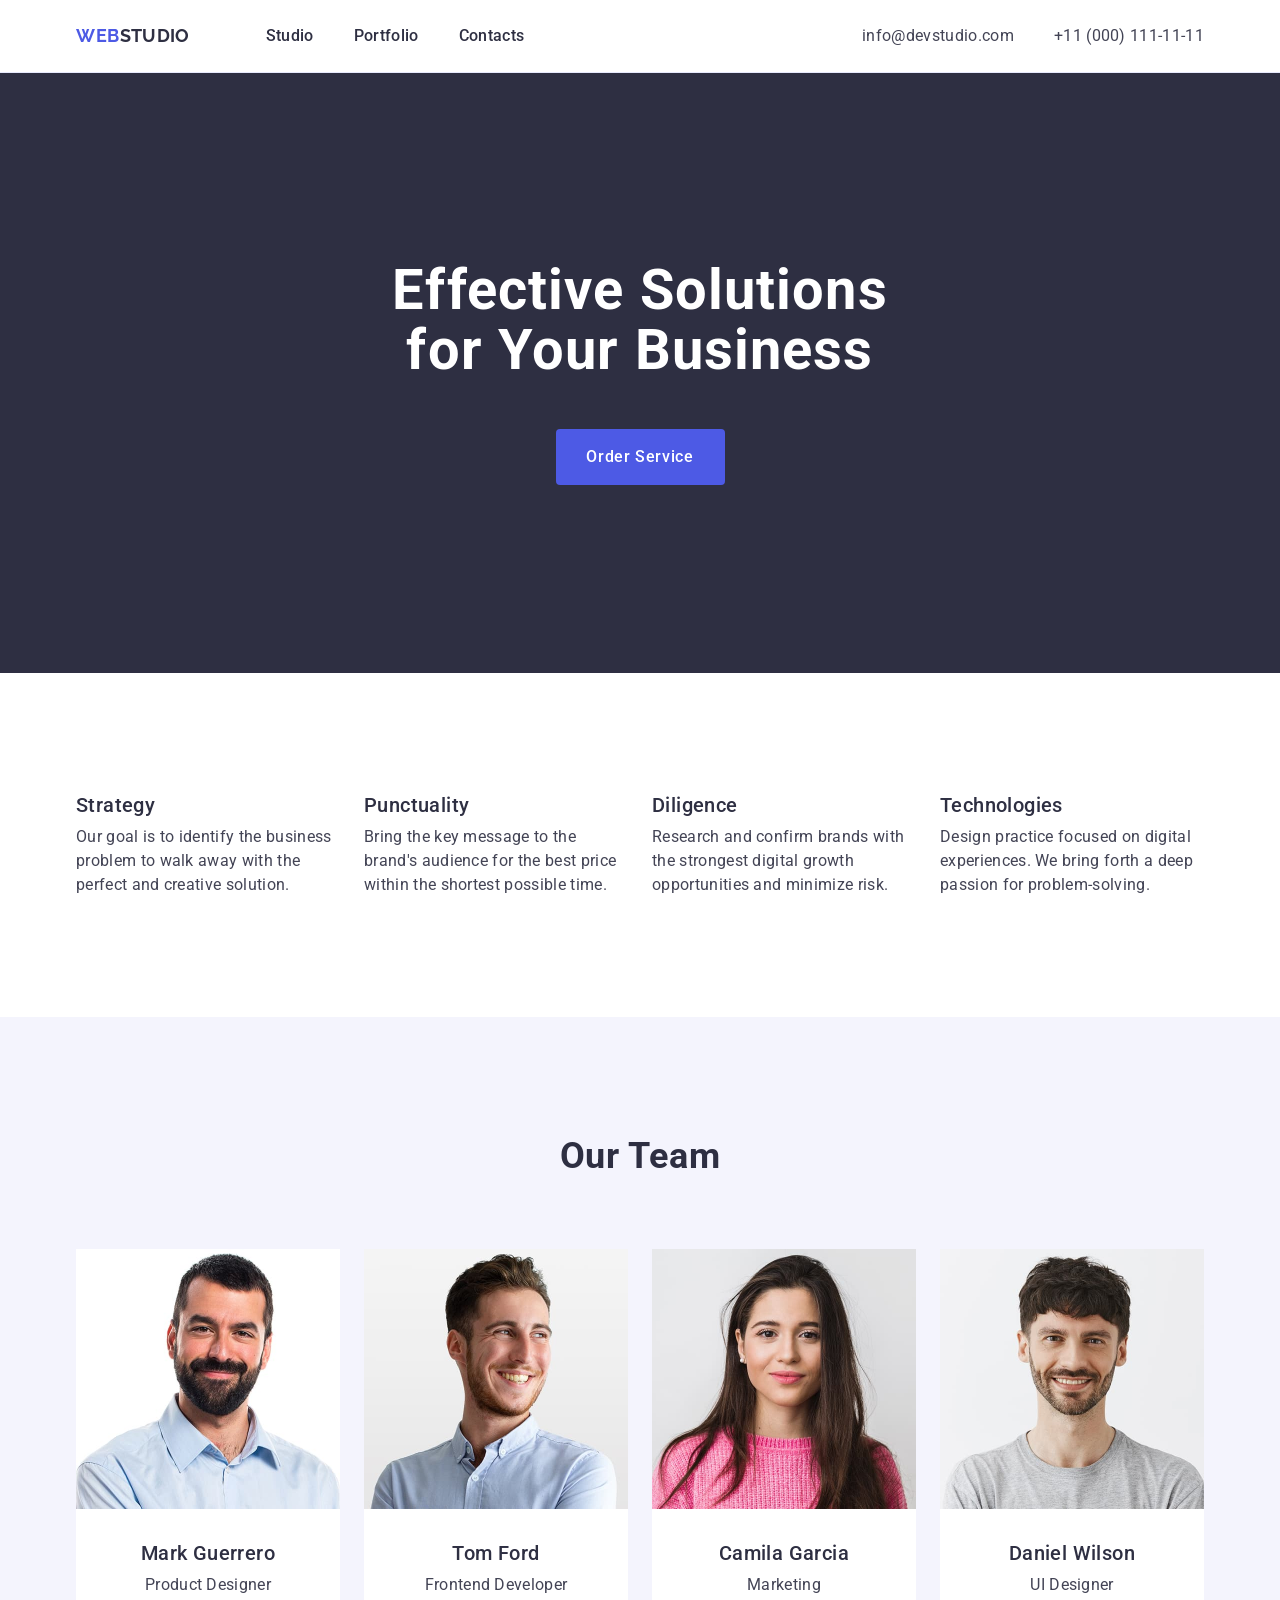
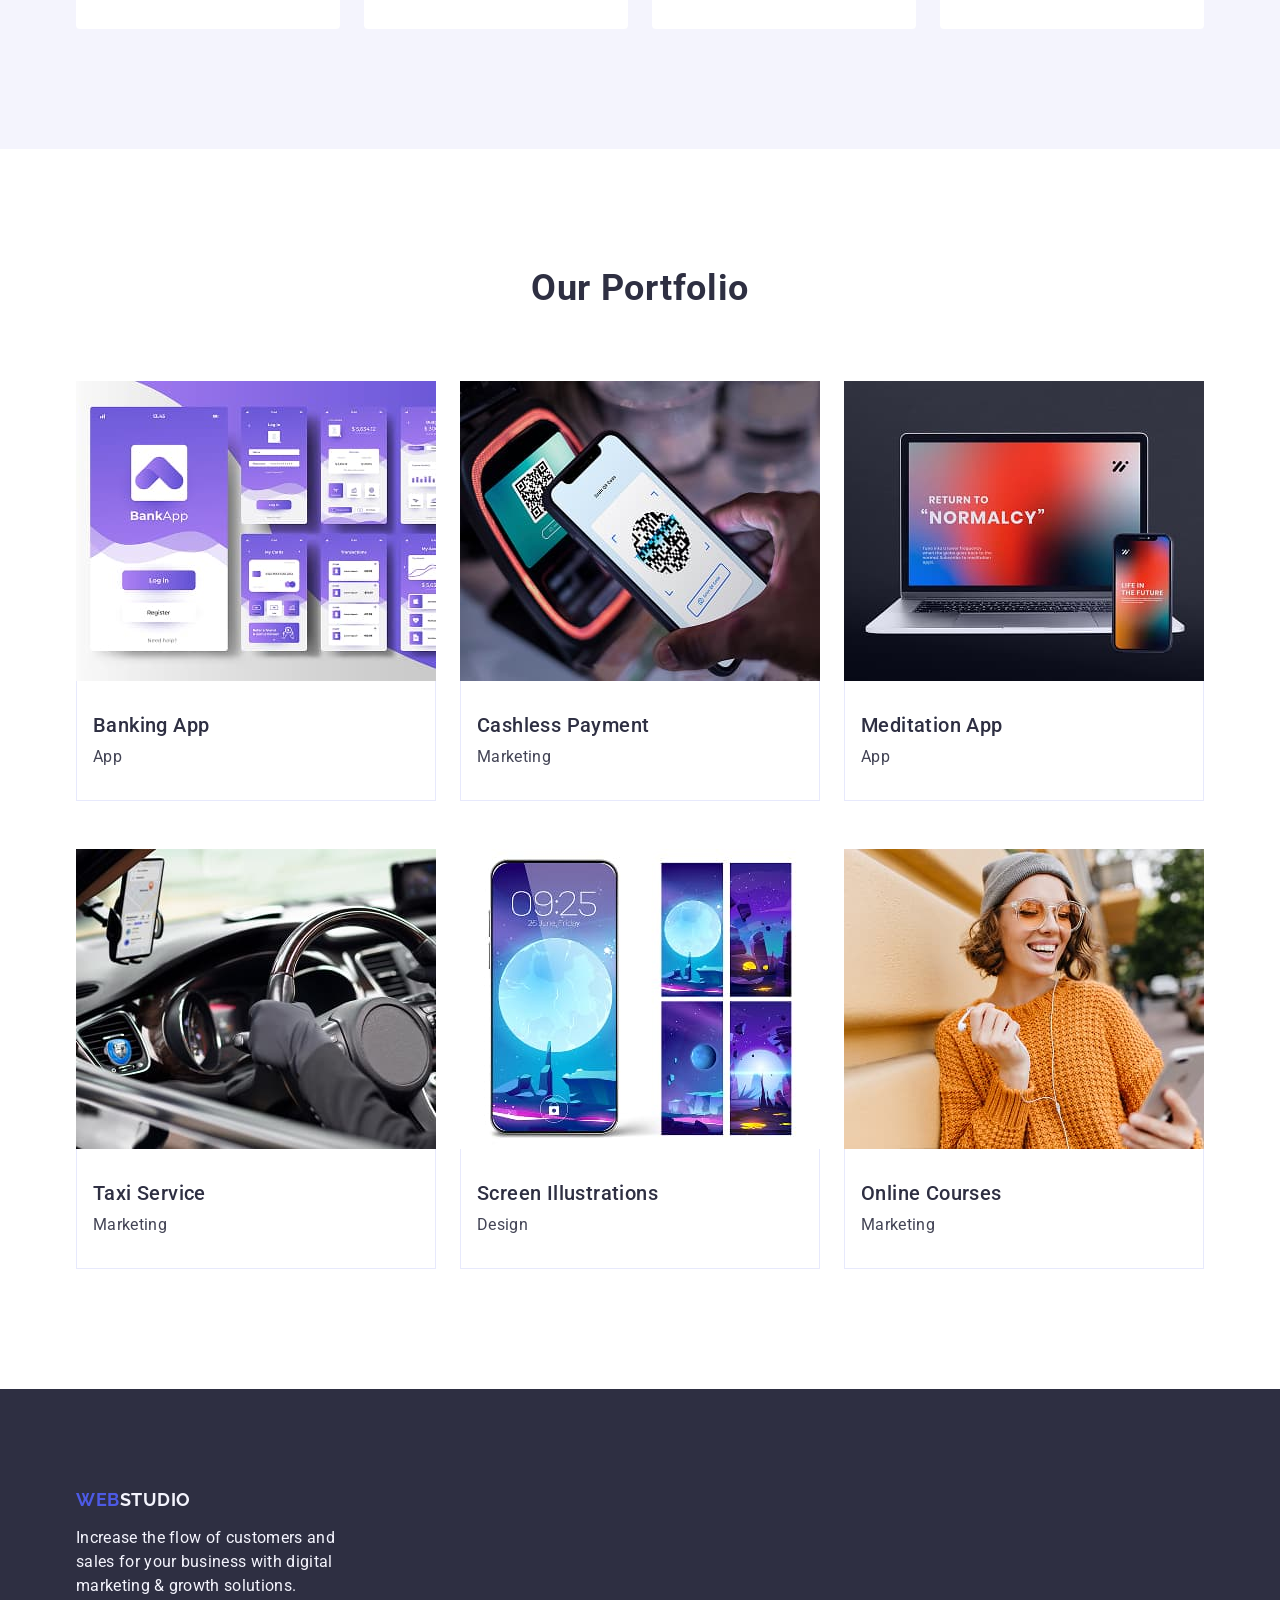
<file: index.html>
<!DOCTYPE html>
<html lang="en">
<head>
    <meta charset="UTF-8">
    <meta name="viewport" content="width=device-width, initial-scale=1.0">
    <title>WebStudio</title>
<link rel="preconnect" href="https://fonts.googleapis.com">
<link rel="preconnect" href="https://fonts.gstatic.com" crossorigin>
<link href="https://fonts.googleapis.com/css2?family=Raleway:wght@700&family=Roboto:wght@100..900&display=swap"
    rel="stylesheet">
<link rel="stylesheet" href="https://cdnjs.cloudflare.com/ajax/libs/modern-normalize/3.0.1/modern-normalize.min.css"
    integrity="sha512-q6WgHqiHlKyOqslT/lgBgodhd03Wp4BEqKeW6nNtlOY4quzyG3VoQKFrieaCeSnuVseNKRGpGeDU3qPmabCANg=="
    crossorigin="anonymous" referrerpolicy="no-referrer" />
    <link rel="stylesheet" href="./css/styles.css">
</head>
<body>
    
    
        <header class="header">
            <div class="container">
        <nav class="header-navigation">
            <a class="header-logo" href="./index.html">Web<span class="logo-header-studio">Studio</span></a>
            <ul class="header-links">
                <li>
                    <a class="header-link-studio" href="./index.html">Studio</a>
                </li>
                <li>
                    <a class="header-link-studio" href="">Portfolio</a>
                </li>
                <li>
                    <a class="header-link-studio" href="">Contacts</a>
                </li>
            </ul>
        </nav>
        <address >
        <ul class="contacts">
            <li>
                <a class="contacts-lits" href="mailto:info@devstudio.com">info@devstudio.com</a>
            </li>
            <li>
                <a class="contacts-lits" href="tel:+110001111111">+11 (000) 111-11-11</a>
            </li>
        </ul>
        </address>
        </div>
    </header>
    <main>

       
        <section class="section hero">
            <div class="container">
            <h1 class="hero-title">Effective Solutions
            for Your Business</h1>
            <button class="hero-button" type="button">Order Service</button>
            </div>
        </section>
        

       
        <section class="section philosophy">
            <div class="container">
            <h2 class="visually-hidden">Our philosophy</h2>
            <ul class="philosophy-list">
                <li class="philosophy-column">
                    <h3 class="philosophy-subtitle">Strategy</h3>
                    <p class="philosophy-text">Our goal is to identify the business
                    problem to walk away with the perfect and creative solution.</p>
                </li>
                <li class="philosophy-column">
                    <h3 class="philosophy-subtitle">Punctuality</h3>
                    <p class="philosophy-text">Bring the key message to the brand's audience for the best price within the shortest possible time.</p>
                </li>
                <li class="philosophy-column">
                    <h3 class="philosophy-subtitle">Diligence</h3>
                    <p class="philosophy-text">Research and confirm brands with the strongest digital growth opportunities and minimize risk.</p>
                </li>
                <li class="philosophy-column">
                    <h3 class="philosophy-subtitle">Technologies</h3>
                    <p class="philosophy-text">Design practice focused on digital experiences. We bring forth a deep passion for problem-solving.</p>
                </li>
            </ul>
            </div>
        </section>
        

        
        <section class="section team">
            <div class="container">
            <h2 class="team-title">Our Team</h2>
            <ul class="team-list">
                <li class="team-photo">
                    <img class="photo" src="./images/1_img.jpg" width="264" height="260" alt="Photo Mark Guerrero">
                    <div class="team-name">
                    <h3 class="team-subtitle">Mark Guerrero</h3>
                    <p class="team-text">Product Designer</p>
                    </div>
                </li>
                <li class="team-photo">
                    <img class="photo" src="./images/2_img.jpg" width="264" height="260" alt="Photo Tom Ford">
                    <div class="team-name">
                    <h3 class="team-subtitle">Tom Ford</h3>
                    <p class="team-text">Frontend Developer</p>
                    </div>
                </li>
                <li class="team-photo">
                    <img class="photo" src="./images/3_img.jpg" width="264" height="260" alt="Photo Camila Garcia">
                    <div class="team-name">
                    <h3 class="team-subtitle">Camila Garcia</h3>
                    <p class="team-text">Marketing</p>
                    </div>
                </li>
                <li class="team-photo">
                    <img class="photo" src="./images/4_img.jpg" width="264" height="260" alt="Photo Daniel Wilson">
                    <div class="team-name">
                    <h3 class="team-subtitle">Daniel Wilson</h3>
                    <p class="team-text">UI Designer</p>
                    </div>
                </li>
            </ul>
            </div>
        </section>

        
        <section class="section portfolio">
            <div class="container">
            <h2 class="portfolio-title">Our Portfolio</h2>
            <ul class="portfolio-list">
                <li class="portfolio-item">
                    <img src="./images/img_portfolio_1.jpg" width="360" height="300" alt="App windows">
                    <div class="portfolio-name">
                    <h3 class="portfolio-subtitle">Banking App</h3>
                    <p class="portfolio-text">App</p>
                    </div>
                </li>
                <li class="portfolio-item">
                    <img src="./images/img_portfolio_2.jpg" width="360" height="300" alt="Reading QR code">
                    <div class="portfolio-name">
                    <h3 class="portfolio-subtitle">Cashless Payment</h3>
                    <p class="portfolio-text">Marketing</p>
                    </div>
                </li>
                <li class="portfolio-item">
                    <img src="./images/img_portfolio_3.jpg" width="360" height="300" alt="Laptop and phone photo">
                    <div class="portfolio-name">
                    <h3 class="portfolio-subtitle">Meditation App</h3>
                    <p class="portfolio-text">App</p>
                    </div>
                </li>
                <li class="portfolio-item">
                    <img src="./images/img_portfolio_4.jpg" width="360" height="300" alt="Driving car">
                    <div class="portfolio-name">
                    <h3 class="portfolio-subtitle">Taxi Service</h3>
                    <p class="portfolio-text">Marketing</p>
                    </div>
                </li>
                <li class="portfolio-item">
                    <img src="./images/img_portfolio_5.jpg" width="360" height="300" alt="Mobile phone screens">
                    <div class="portfolio-name">
                    <h3 class="portfolio-subtitle">Screen Illustrations</h3>
                    <p class="portfolio-text">Design</p>
                    </div>
                </li>
                <li class="portfolio-item">
                    <img src="./images/img_portfolio_6.jpg" width="360" height="300" alt="Girl in glasses">
                    <div class="portfolio-name">
                    <h3 class="portfolio-subtitle">Online Courses</h3>
                    <p class="portfolio-text">Marketing</p>
                    </div>
                </li>
            </ul>
            </div>
        </section>
    </main>

    <footer class="footer">
        <div class="container">
        <a class="footer-logo" href="./index.html">Web<span class="logo-studio">Studio</span></a>
        <p class="footer-text">Increase the flow of customers and sales for your business with digital marketing & growth solutions.</p>
    </div>
    </footer>

</body>
</html>
</file>
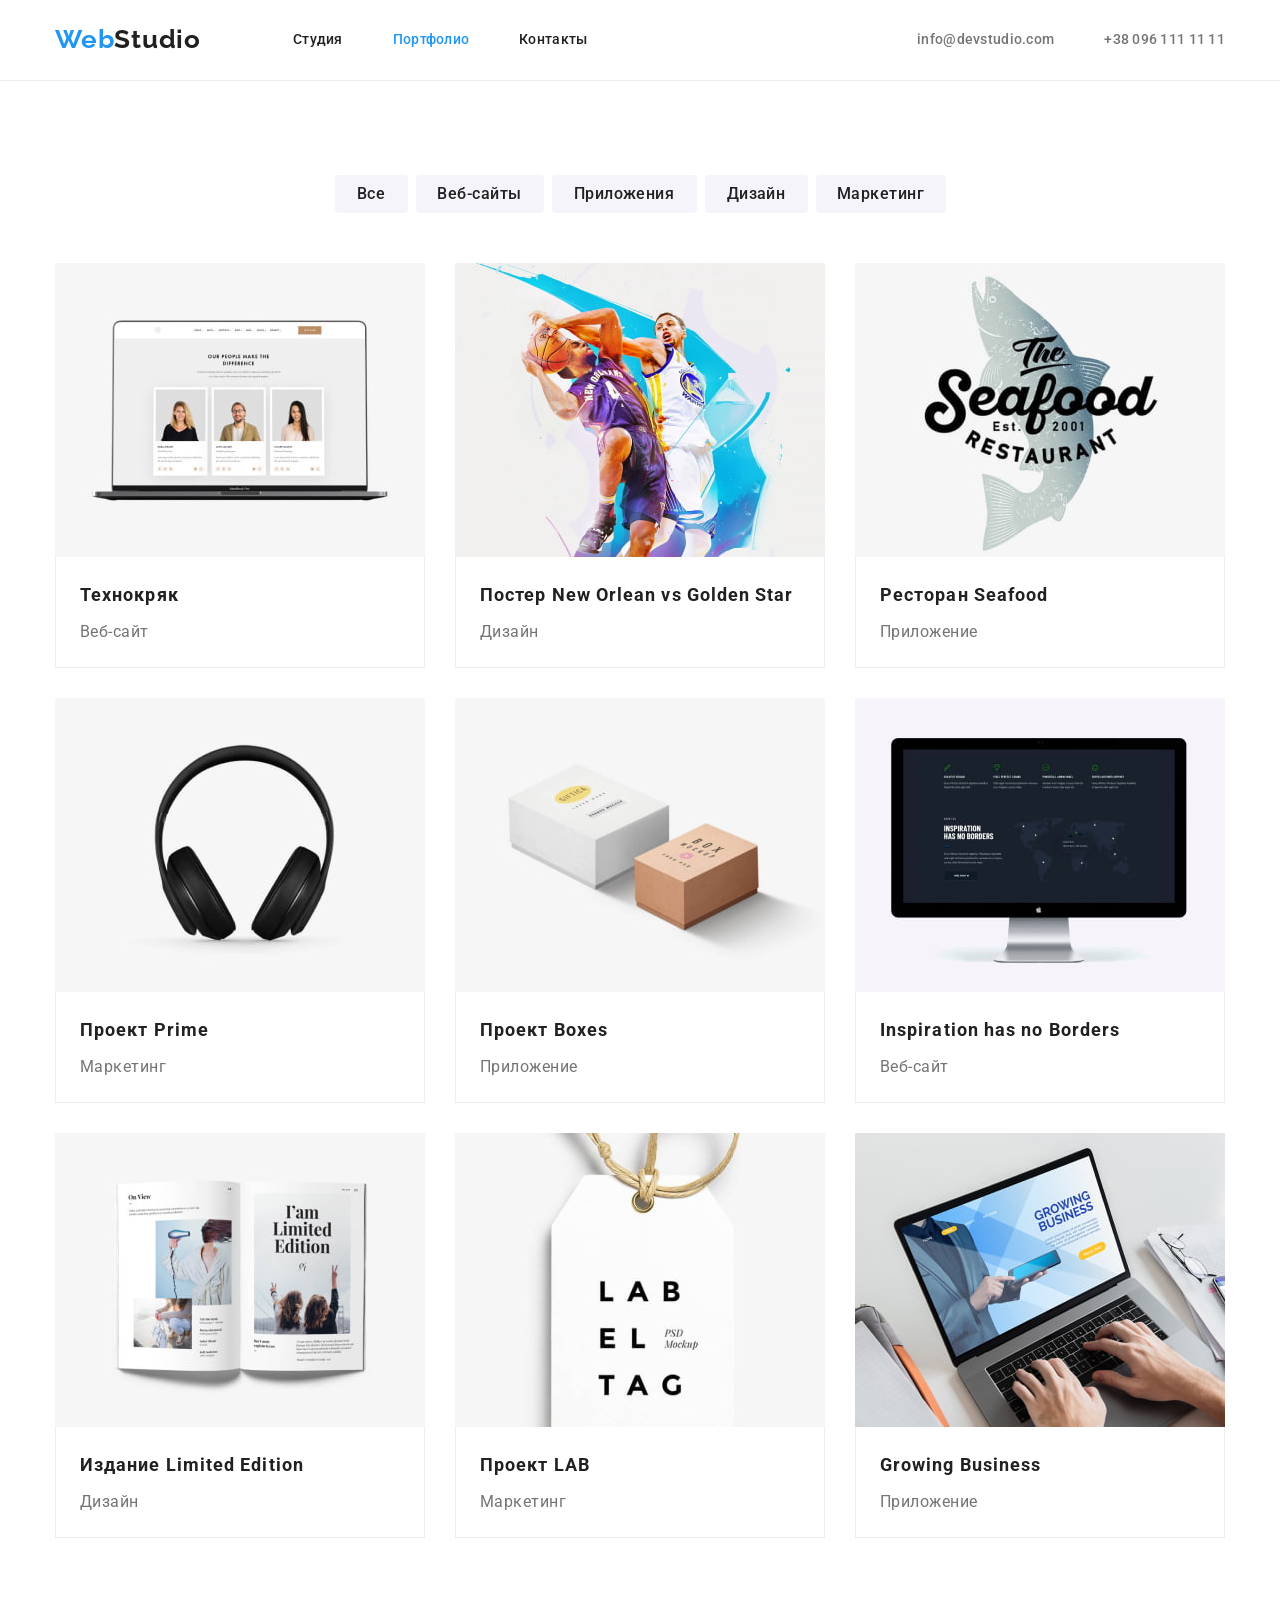
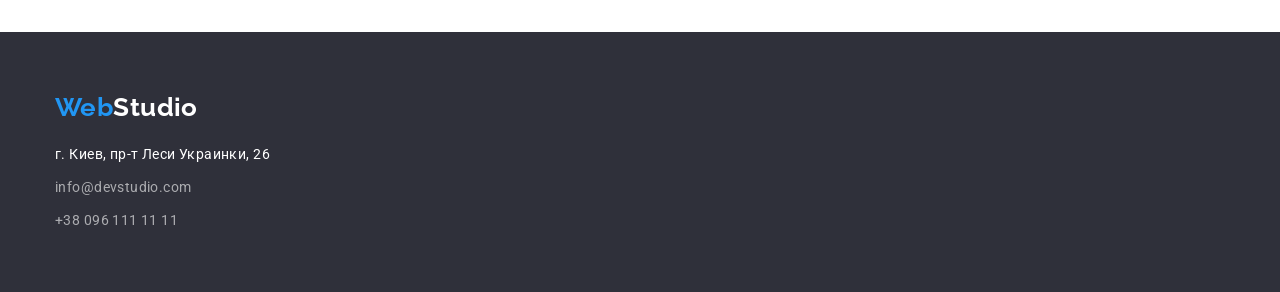
<file: portfolio.html>
<!DOCTYPE html> 
<html lang="ru">
<head>
    <meta charset="UTF-8">
    <link rel="preconnect" href="https://fonts.googleapis.com">
    <link rel="preconnect" href="https://fonts.gstatic.com" crossorigin>
    <link href="https://fonts.googleapis.com/css2?family=Raleway:wght@700&family=Roboto:wght@400;500;700;900&display=swap" rel="stylesheet">
    <link rel="stylesheet" href="https://cdnjs.cloudflare.com/ajax/libs/modern-normalize/1.1.0/modern-normalize.min.css">
    <link rel="stylesheet" href="./CSS/styles.css">
    <title>WebStudio</title>
</head>
<body>
<!--Шапка страницы-->
<header class="header">
    <div class="container">
    <!--Навигация-->
    <nav class="nav">
        <a class="nav-logo" href="WebStudio" lang="en">Web<span class="style-logo">Studio</span></a>
        <ul class="nav-list">
          <li class="nav-item"><a class="nav-link" href="./index.html">Студия</a></li>
          <li class="nav-item"><a class="nav-link current" href="">Портфолио</a></li>
          <li class="nav-item" ><a class="nav-link" href="">Контакты</a></li>
        </ul>
    <!--Контакты-->
    <ul class="contact-list">
        <li class="item">
            <a class="email" href="mailto:info@devstudio.com">info@devstudio.com</a>
        </li>
        <li class="item">
            <a class="tel" href="tel:+380961111111">+38 096 111 11 11</a>
        </li>
    </ul>
    </nav>
    </div>
</header>
    <!--Cекция-Фильтры и проэкты-->
    <main>
    <section class="section">
        <div class="container">
    <h1 hidden>Filters and projects</h1>
    <ul class="filters-list">
        <li  class="filter-item">
            <button class="filter all" type="button">Все</button>
        </li>
        <li class="filter-item">
            <button class="filter web" type="button">Веб-сайты</button>
        </li>
        <li class="filter-item">
            <button class="filter app" type="button">Приложения</button>
        </li>
        <li class="filter-item">
            <button class="filter design" type="button">Дизайн</button>
        </li>
        <li class="filter-item">
            <button class="filter marketing" type="button">Маркетинг</button>
        </li>
    </ul>
        <ul class="portfolio-list">
            <li class="portfolio-item">
                <a  class="portfolio-link" href="">
                <img class="portflio-img" src="./images/img7.jpg" alt="Laptop with open web page">
                <div class="portfolio-block-titels">
                <h2 class="portfolio-titel">Технокряк</h2>
                <p class="portfolio-subtitel">Веб-сайт</p>
                </div>
                </a>
            </li>
            <li class="portfolio-item">
                <a class="portfolio-link" href="">
                <img class="portflio-img" src="./images/img8.jpg" alt="Basketball players">
                <div class="portfolio-block-titels">
                <h2 class="portfolio-titel">Постер New Orlean vs Golden Star</h2>
                <p class="portfolio-subtitel">Дизайн</p>
            </div>
                </a>
            </li>
            <li class="portfolio-item">
                <a class="portfolio-link" href="">
                <img class="portflio-img" src="./images/img9.jpg" alt="Restaurante poster">
                <div class="portfolio-block-titels">
                <h2 class="portfolio-titel">Ресторан Seafood</h2>
                <p class="portfolio-subtitel">Приложение</p>
            </div>
                </a>
            </li>
            <li class="portfolio-item">
                <a class="portfolio-link" href="">
                <img class="portflio-img" src="./images/img10.jpg" alt="Earphones">
                <div class="portfolio-block-titels">
                <h2 class="portfolio-titel">Проект Prime</h2>
                <p class="portfolio-subtitel">Маркетинг</p>
            </div>
                </a>
            </li>
            <li class="portfolio-item">
                <a class="portfolio-link" href="">
                <img class="portflio-img" src="./images/img11.jpg" alt="Boxes">
                <div class="portfolio-block-titels">
                <h2 class="portfolio-titel">Проект Boxes</h2>
                <p class="portfolio-subtitel">Приложение</p>
            </div>
                </a>
            </li>
            <li class="portfolio-item">
                <a class="portfolio-link" href="">
                <img class="portflio-img" src="./images/img12.jpg" alt="PC monitor">
                <div class="portfolio-block-titels">
                <h2 class="portfolio-titel">Inspiration has no Borders</h2>
                <p class="portfolio-subtitel">Веб-сайт</p>
            </div>
                </a>
            </li>
            <li class="portfolio-item">
                <a class="portfolio-link" href="">
                <img class="portflio-img" src="./images/img13.jpg" alt="Magazine pages">
                <div class="portfolio-block-titels">
                <h2 class="portfolio-titel">Издание Limited Edition</h2>
                <p class="portfolio-subtitel">Дизайн</p>
            </div>
                </a>
            </li>
            <li class="portfolio-item">
                <a class="portfolio-link" href="">
                <img class="portflio-img" src="./images/img14.jpg" alt="Label tag">
                <div class="portfolio-block-titels">
                <h2 class="portfolio-titel">Проект LAB</h2>
                <p class="portfolio-subtitel">Маркетинг</p>
            </div>
                </a>
            </li>
            <li class="portfolio-item">
                <a class="portfolio-link" href="">
                <img class="portflio-img" src="./images/img15.jpg" alt="Work on laptop">
                <div class="portfolio-block-titels">
                <h2 class="portfolio-titel">Growing Business</h2>
                <p class="portfolio-subtitel">Приложение</p>
            </div>
                </a>
            </li>
        </ul>
    </div>
    </section>
</main>
    <!--Footer-->
<footer class="footer">
    <div class="container">
    <a class="footer-logo" href="WebStudio" lang="en">Web<span class="style">Studio</span></a>
    <address class="footer-address">
    <ul class="address-list">
        <li class="address-item">
            <a class="address" href="https://www.google.com.ua/maps/place/Lesi+Ukrainky+Blvd,+26,+Kyiv,+02000/@50.4265807,30.5361971,17z/data=!3m1!4b1!4m5!3m4!1s0x40d4cf0e033ecbe9:0x57a4dffefec77da0!8m2!3d50.4265807!4d30.5383859?hl=en" target="_blank" rel="noreferrer noopener">г. Киев, пр-т Леси Украинки, 26</a>
        </li>
        <li class="address-item">
            <a class="footer-email" href="mailto:info@devstudio.com">info@devstudio.com</a>
        </li>
        <li class="address-item">
            <a class="footer-tel" href="tel:+380961111111">+38 096 111 11 11</a>
        </li>
    </ul>
    </address>
</div>
</footer>
</div>
</body>
</html>
</file>
<file: css/styles.css>
h1,h2,h3,h4,h5,h6,
p,ul {
    margin-top: 0;
    margin-bottom: 0;
}
body {
    font-family: "Roboto", sans-serif;
    font-size:  16px;
    line-height: 1.5;
    letter-spacing: 2%;
    color: #434455;
    background-color: #FFFFFF;
}

ul{
    list-style: none;
    color: #434455;
    padding-left: 0;
}
a {
    text-decoration: none;
    color: #434455;
}
a:hover,
a:focus {
    color: #404bbf;
}
button:hover,
button:focus {
    cursor: pointer;
    color: #434455;
    font-weight: 500;  
    background-color: #404BBF;
}
h2 {
    font-size: 36;
    font-weight: 700;
    line-height: 1.11;
}
h3 {
    font-size: 20px;
    letter-spacing: 0.02em;
    font-weight: 500;
    line-height: 1.2;
    color: #2e2f42;
}
img {
    display: block;
    max-width: 100%;
}
.visually-hidden {
    position: absolute;
    width: 1px;
    height: 1px;
    margin: -1px;
    border: 0;
    padding: 0;

    white-space: nowrap;
    clip-path: inset(100%);
    clip: rect(0 0 0 0);
    overflow: hidden;
}

.container {
    width: 1158px;
    margin: 0 auto;
    padding: 0 15px;
}
.header .container{
    display: flex;
    justify-content: space-between;
}
.header {
    border-bottom: 1px solid #E7E9FC;
}
.header-logo {
    color: #4d5ae5;
    font-family: 'Raleway', sans-serif;
    font-size: 18px;
    line-height: 1.17;
    letter-spacing: 0.03em;
    font-weight: 700;
    text-transform: uppercase;
    padding: 24px 0;
    margin-right: 76px;
}
.logo-header-studio {
    color: #2e2f42;
    font-weight: 700;
    letter-spacing: 0.02em;
}
.header-navigation{
    display: flex;
    align-items: center;
}
.header-links{
    display: flex;
    gap: 40px;
    line-height: 1.5;
    font-weight: 500;
    letter-spacing: 0.02em;
    align-items: center;
}
.header-link-studio {
    color: #2e2f42;
    padding: 24px 0;
    }

.contacts{
    display: flex;
    gap: 40px;
    font-style: normal;
    justify-content: flex-end;
    align-items: baseline;
    padding-top: 24px;
    padding-bottom: 24px;
 }
.contacts-lits{
    letter-spacing: 0.02em;
}

.hero{
    padding: 188px 0;
}
.hero {
    background-color: #2E2F42;
    text-align: center;
}
.hero-title{
    font-size: 56px;
    font-weight: 700;
    line-height: 1.07;
    letter-spacing: 0.02em;
    color: #FFFFFF;
    max-width: 496px;
    margin: 0 auto;
    margin-bottom: 48px;
}
.hero-button{
    display: block;
    min-width: 169px;
    height: 56px;
    border: none;
    border-radius: 4px;
    cursor: pointer;
    font-family: "Roboto", sans-serif;
    font-weight: 500;
    font-size: 16px;
    line-height: 1.5;
    letter-spacing: 0.04em;
    background-color: #4d5ae5;
    color: #FFFFFF;
    margin: 0 auto;
}

.philosophy {
    padding: 120px 0;
}
.philosophy-list {
    display: flex;
    gap: 24px;
}
.philosophy-column{
    flex-basis: calc((100% - 3 * 24px) / 4);
}
.philosophy-subtitle{
    margin-bottom: 8px;
}
.philosophy-text{
    line-height: 1.5;
    letter-spacing: 0.02em;
}


.team{
    padding: 120px 0;
    background-color: #F4F4FD;
}
.team-name{
    padding: 32px 0;
    text-align: center;
}
.team-title{
    margin-bottom: 72px;
}
.team-list {
    display: flex;
    gap: 24px;
    flex-basis: calc((100% - 3 * 24px) / 4);  
}
.team-photo{
    background-color: #FFFFFF;
    border-radius: 0px 0px 4px 4px;
}
.team-title{
    font-size: 36px;
    line-height: 1.11;
    text-align: center;
    letter-spacing: 0.02em;
    text-transform: capitalize;
    color: #2e2f42;
}
.team-subtitle{
    font-size: 20px;
    line-height: 1.2;
    letter-spacing: 0.02em;
    color: #2e2f42;
    margin-bottom: 8px;
}
.team-text{
    font-size: 16px;
    line-height: 1.5;
    letter-spacing: 0.02em;
}

.portfolio{
    padding: 120px 0 120px 0;
}
.portfolio-title {
    font-size: 36px;
    line-height: 1.11;
    text-align: center;
    letter-spacing: 0.02em;
    text-transform: capitalize;
    color: #2e2f42;
    margin-bottom: 72px;
}
.portfolio-list{
    display: flex;
    flex-wrap: wrap;
    column-gap: 24px;
    row-gap: 48px;
    flex-basis: calc((100% - 48px) / 3);
}
.portfolio-name{
    width: 360px;
    height: 120px;
    padding: 32px 16px;
    border-top: 0;
    border-right: 1px solid #E7E9FC;
    border-bottom: 1px solid #E7E9FC;
    border-left: 1px solid #E7E9FC;
}
.portfolio-subtitle{
    font-size: 20px;
    line-height: 1.2;
    letter-spacing: 0.02em;
    color: #2e2f42;
    margin-bottom: 8px
}
.portfolio-text{
    letter-spacing: 0.02em;
}

.footer{
    padding: 100px 0;
    background-color:#2E2F42;
}
.footer-logo {
    display: inline-block;
    margin-bottom: 16px;
    font-family: 'Raleway', sans-serif;
    font-size: 18px;
    line-height: 1.17;
    text-transform: uppercase;
    font-weight: 700;
    color:#4d5ae5;
    letter-spacing: 0.03em;
    }
.logo-studio{
        color: #f4f4fd;
}
.footer-text{
    letter-spacing: 0.02em;
    color:#F4F4FD;
    width: 264px;
}
</file>
<file: CSS/styles.css>
:root{
    --main-font: 'Roboto', sans-serif;
    --blue-color: #2196F3;
    --titels-color: #212121;
    --text-color: #757575;
    --white-color: #ffffff;
    --address-color: rgba(255, 255, 255, 0.6);
    --background-team: #F5F4FA;
    --shadow-color: rgba(0, 0, 0, 0.15);
    --background-hero-section: #2F303A;
    --border-color: #EEEEEE;
    --filter-background-color: #F5F4FA;
}
/*убираю стили по умолчание*/
h1,
h2,
h3,
h4,
h5,
h6,
p {  
    margin: 0px;
    padding: 0px;
}

ul{
    padding: 0px;
    padding-inline-start: 0px;
    margin: 0px;
    list-style-type: none;
}
a{
    text-decoration: none;
}
img{
    display: block;
    max-width: 100%;
    height: auto;
}

/*стиль для body*/
.container{
  width: 1200px;
  padding-left: 15px;
  padding-right: 15px;
  margin-left: auto;
  margin-right: auto;
}

body{
    font-family: var(--main-font);
    color: var(--text-color);
    font-size: 14px;
    line-height: 1.71;
    letter-spacing: 0.03em;
    }

/*стиль логотипа*/
header{
    border-bottom: 1px solid var(--border-color);
}
.nav-logo{
    width: 145px;
    height: 31px;
    margin: 24px 0px 25px 0px;
    text-decoration: none;
    font-family: Raleway;
    font-weight: 700;
    font-size: 26px;
    line-height: 1.19;
    letter-spacing: 0.03em;
    color: var(--blue-color)
}
.style-logo{
    color: var(--titels-color);
}

/*стиль навигации*/
.nav{
    display: flex;
    align-items: center;

    font-weight: 500;
    font-size: 14px;
    line-height: 1.14;
    letter-spacing: 0.02em;
      }
.nav-list{
     display: flex;
     margin-left: 93px;
    }
.nav-list .nav-item + .nav-item{
    margin-left: 50px;
}
.nav-link{
    display: block;
    padding-top: 32px;
    padding-bottom: 32px;

    color: var(--titels-color);
}
.contact-list{
    display: flex;
    margin-left: auto;
}
.contact-list .item + .item{
    margin-left: 50px;
}

.nav-list :hover,
.nav-list :focus{
    color: var(--blue-color);
    background-color: var(--white-color)
}

.current{
    color: var(--blue-color);
}

.email,
.tel{
    font-weight: 500;
    font-size: 14px;
    line-height: 1.14;
    letter-spacing: 0.02em;
    color:var(--text-color)
    }

.contact-list :hover,
.contact-list :focus{
    color: var(--blue-color);
    background-color: var(--white-color);
}

/* стили секция герой*/
.hero-section{
    padding-top: 200px;
    padding-bottom: 200px;
    background-color: var(--background-hero-section);
}

.hero-titel{
    width: 696px;
    height: 120px;
    margin-left: auto;
    margin-right: auto;
    margin-bottom: 30px;

    font-family: 'Roboto', sans-serif;
    font-weight: 900;
    font-size: 44px;
    line-height: 1.36;
    text-align: center;
    letter-spacing: 0.06em;
    text-transform: uppercase;
    color: var(--white-color);
    }

.hero-button{
    display: block;
    min-width: 200px;
    height: 50px;
    padding: 4px;
    margin-left: auto;
    margin-right: auto;

    font-weight: bold;
    font-size: 16px;
    line-height: 1.87;
    align-items: center;
    text-align: center;
    letter-spacing: 0.06em;
    color: var(--white-color);
    background-color: var(--blue-color);
    border: 0px;
    border-radius: 4px;
    cursor: pointer
}
/*стили наши преимущества*/
.advantage{
    padding-bottom: 94px;
    padding-top: 94px;
}

.advantage-list{
    display: flex;
    flex-wrap: wrap;}
.advantage-list .advantage-item{
    width: 270px;
    margin-right: 30px;
}
.advantage-item:last-child{
    margin-right: 0px;
}
.advantage-titel{
    margin-bottom: 10px;

    font-weight: 700;
    font-size: 14px;
    line-height: 1.14;
    text-transform: uppercase;
    color: var(--titels-color);
}

/*стили чем мы занимаемся*/
.do{
    padding-bottom: 94px;
    padding-top: 0px;
}
.do-list{
    display: flex;
}
.do-list-item{
    margin-right: 30px;
}
.do-list-item:last-child{
    margin-right: 0px;
}
/*стили заголовкам h2*/
.titel{
    margin-bottom: 50px;

    font-weight: 700;
    font-size: 36px;
    line-height: 1.17;
    text-align: center;
    color: var(--titels-color);
}

/*стили заголовка h3*/
.portfolio-titel{
    font-weight: 700;
    font-size: 18px;
    line-height: 2;
    letter-spacing: 0.06em;
    color: var(--titels-color);
}

/*стили подзаголовков*/
.portfolio-subtitel{
    font-weight: 400;
    font-size: 16px;
    line-height: 1.87;
    letter-spacing: 0.03em;
    color: var(--text-color);
}

/*стили- наша команда*/
.team{
    padding-top: 94px;
    padding-bottom: 94px;
    background-color: var(--background-team);
}
.team-list{
    display: flex;
}
.team-person{
    margin-right: 30px;
    background-color: var(--white-color);
    box-shadow: 0px 1px 3px rgba(0, 0, 0, 0.12), 0px 1px 1px rgba(0, 0, 0, 0.14), 0px 2px 1px rgba(0, 0, 0, 0.2);
    border-radius: 0px 0px 4px 4px;
}

.team-person:last-child{
    margin-right: 0px;
}

.team-name,
.team-possition{
    font-size: 16px;
    line-height: 1.19;
    text-align: center;
}
.team-name{
    margin-top: 30px;
    margin-bottom: 10px;

    font-weight: 500;
    color: var(--titels-color);
}

.team-possition{
    margin-bottom: 30px;

    font-size: 16px;
    line-height: 1.19;
}

/*кнопки фильтров*/
.portfolio{
    padding-bottom: 94px;
}

.section{
    margin-top: 94px;
    margin-bottom: 94px;
}

.filters-list{
    display: flex;
    justify-content: center;
    margin-bottom: 50px;
    margin-right: auto;
    margin-left: auto;
}

.all{
    margin-right: 8px;

    min-width: 73px;
    height: 38px;
    border: 0px;
    padding: 4px;
    border-radius: 4px;
    background-color: var(--filter-background-color);
    }
.web{
    margin-right: 8px;

    min-width: 128px;
    height: 38px;
    padding: 4px;
    border-radius: 4px;
    border: 0px;
    background-color: var(--filter-background-color);
    }
.app{
    margin-right: 8px;

    min-width: 145px;
    height: 38px;
    padding: 4px;
    border-radius: 4px;
    border: 0px;
    background-color: var(--filter-background-color);
}
.design{
    margin-right: 8px;
 
    min-width: 103px;
    height: 38px;
    padding: 4px;
    border-radius: 4px;
    border: 0px;
    background-color: var(--filter-background-color);
}
.marketing{
    min-width: 130px;
    height: 38px;
    padding: 4px;
    border-radius: 4px;
    border: 0px;
    background-color: var(--filter-background-color);
}
.filter{
    font-family: Roboto;
    font-style: normal;
    font-weight: 500;
    font-size: 16px;
    line-height: 1.62;
    text-align: center;
    letter-spacing: 0.03em;
    color: var(--titels-color);
    cursor: pointer;
}

.filter:hover,:focus{
    color: var(--white-color);
    background-color: var(--blue-color);
}
/*стили портфолио*/
.portfolio-block-titels{
    padding: 20px 24px 20px 24px;
    border-left: 1px solid var(--border-color);
    border-right: 1px solid var(--border-color);
    border-bottom: 1px solid var(--border-color);
}
.portfolio-list{
    display: flex;
    flex-wrap: wrap;
}
.portfolio-titel{
    margin-bottom: 4px;
}

.portfolio-item{
    margin-right: 30px;
    margin-bottom: 30px;
}

.portfolio-item:nth-child(3n){
    margin-right: 0px;
}
.portfolio-item:nth-last-child(-n+3){
    margin-bottom: 0px;
}

/*стиль футер*/
.footer{
    padding-bottom: 60px;
    padding-top: 60px;

    background-color: var(--background-hero-section);
}

.footer-logo{
    display: block;
    margin-bottom: 20px;

    font-family: Raleway;
    font-weight: 700;
    font-size: 26px;
    line-height: 1.19;
    color: var(--blue-color);
   }
.style{
    color: var(--white-color);
}

.address-list{
    font-style: normal;
    font-size: 14px;
    line-height: 1.71;
}
.address-item:not(:last-child){
    margin-bottom: 9px;
}

.address{
    color: var(--white-color);
}

.footer-email,
.footer-tel{
    color: var(--address-color);
}

.address:hover,
.footer-email:focus{
    color: var(--blue-color);
    background-color: var(--background-hero-section);
}

.footer-email:hover,
.footer-email:focus{
    color: var(--blue-color);
    background-color: var(--background-hero-section);
}

.footer-tel:hover,
.footer-tel:focus{
    color: var(--blue-color);
    background-color: var(--background-hero-section);
}
</file>
